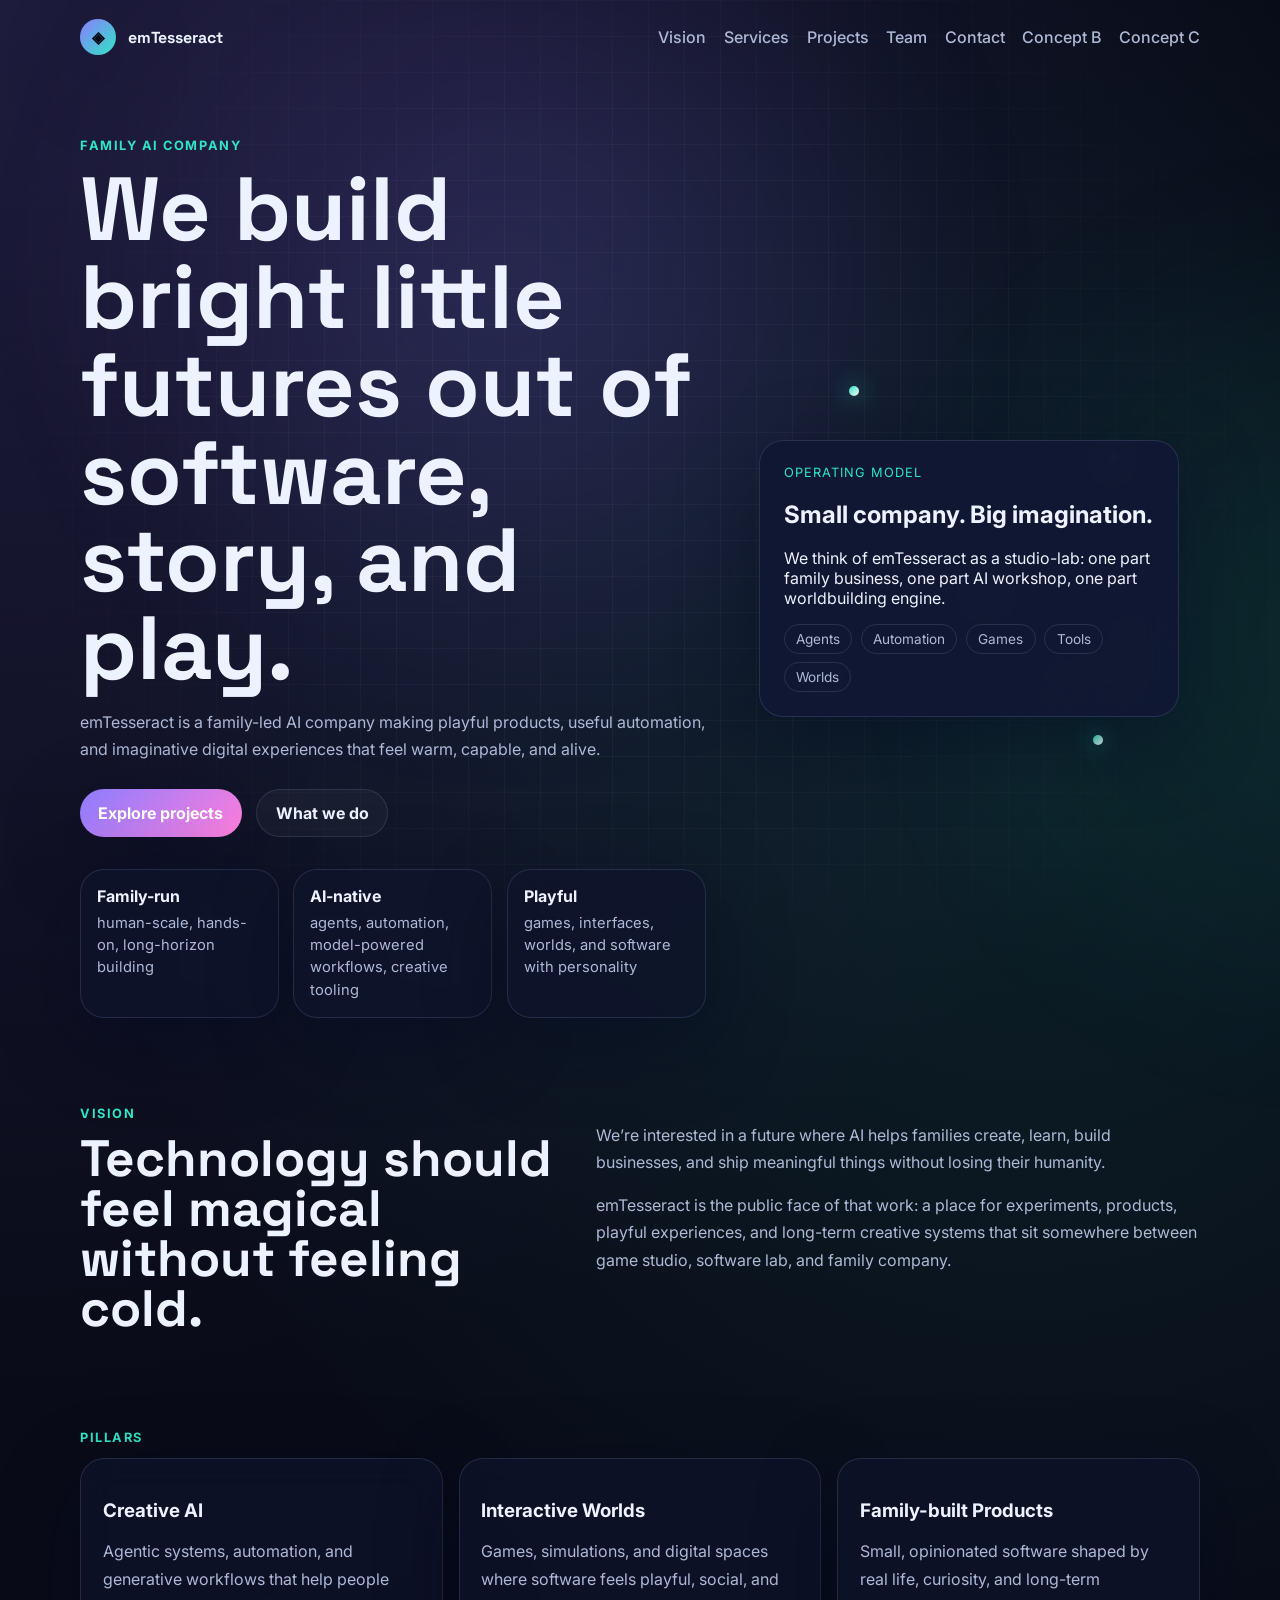
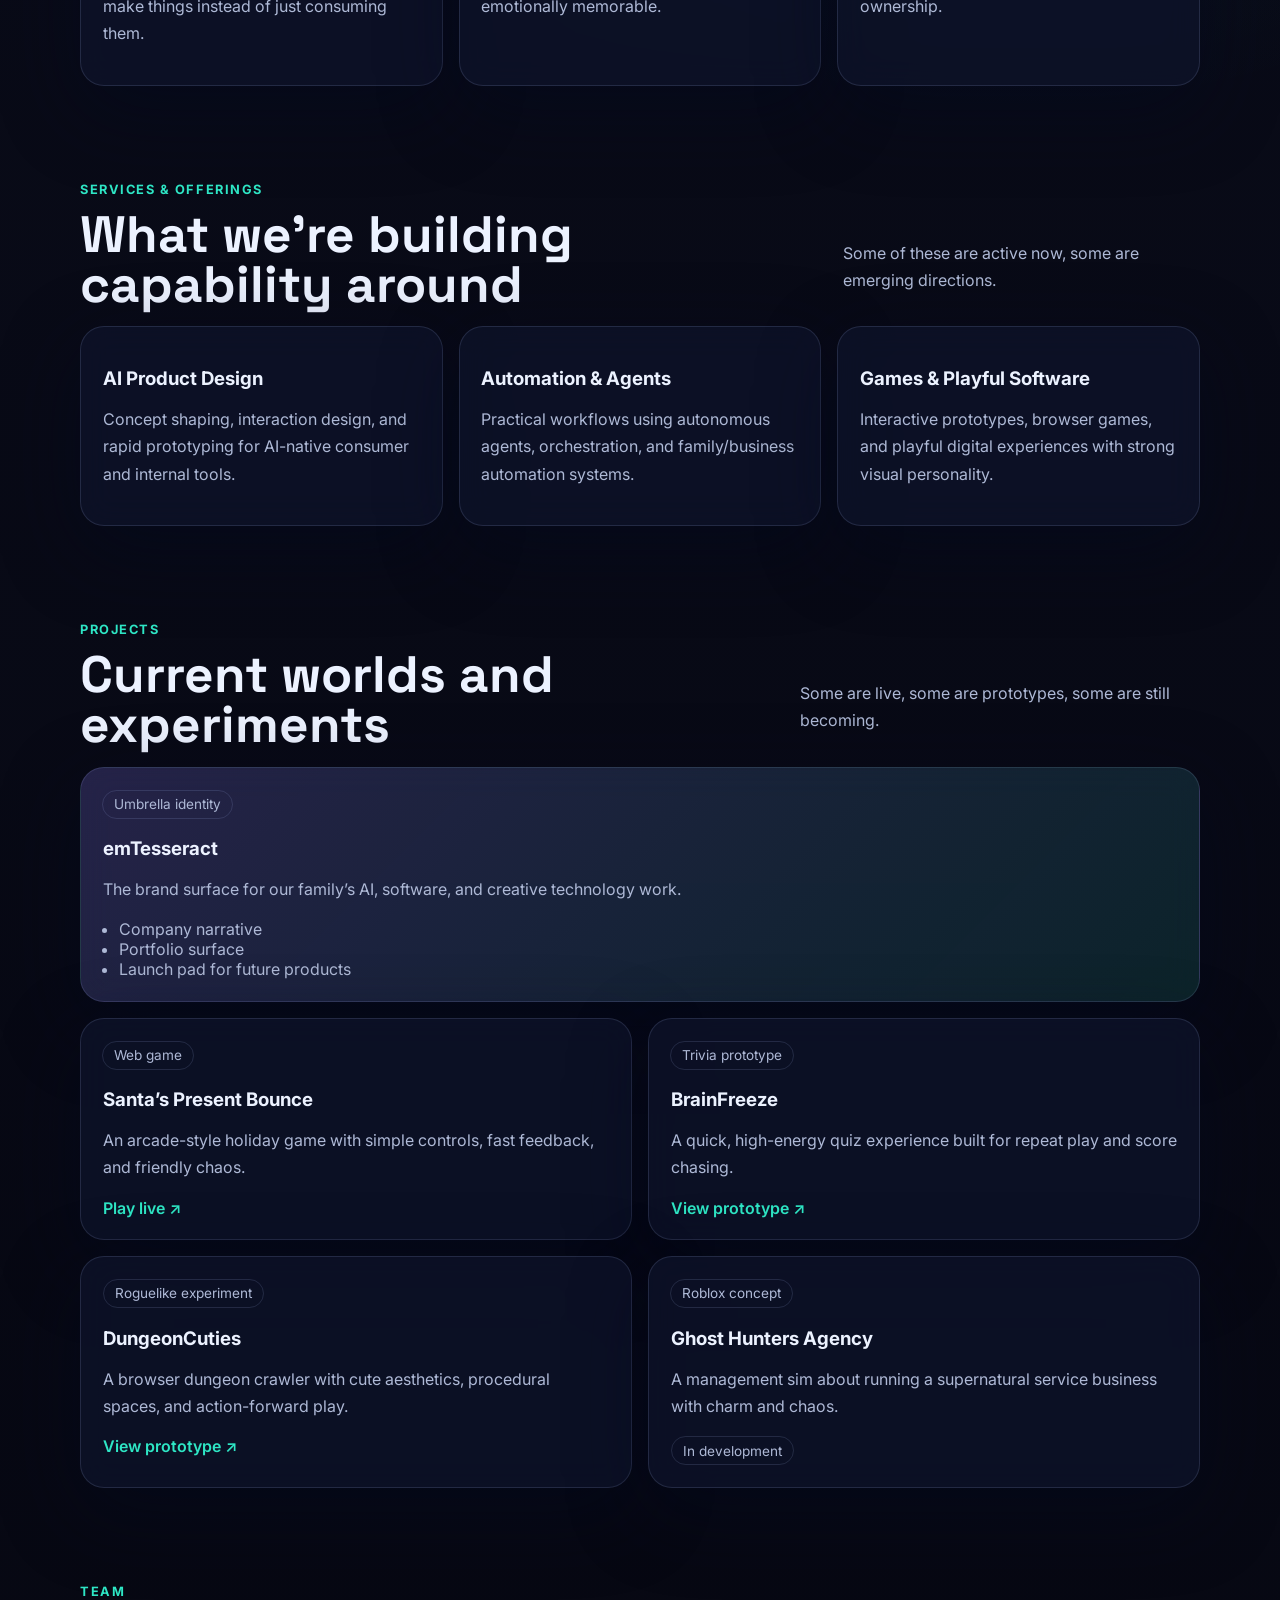
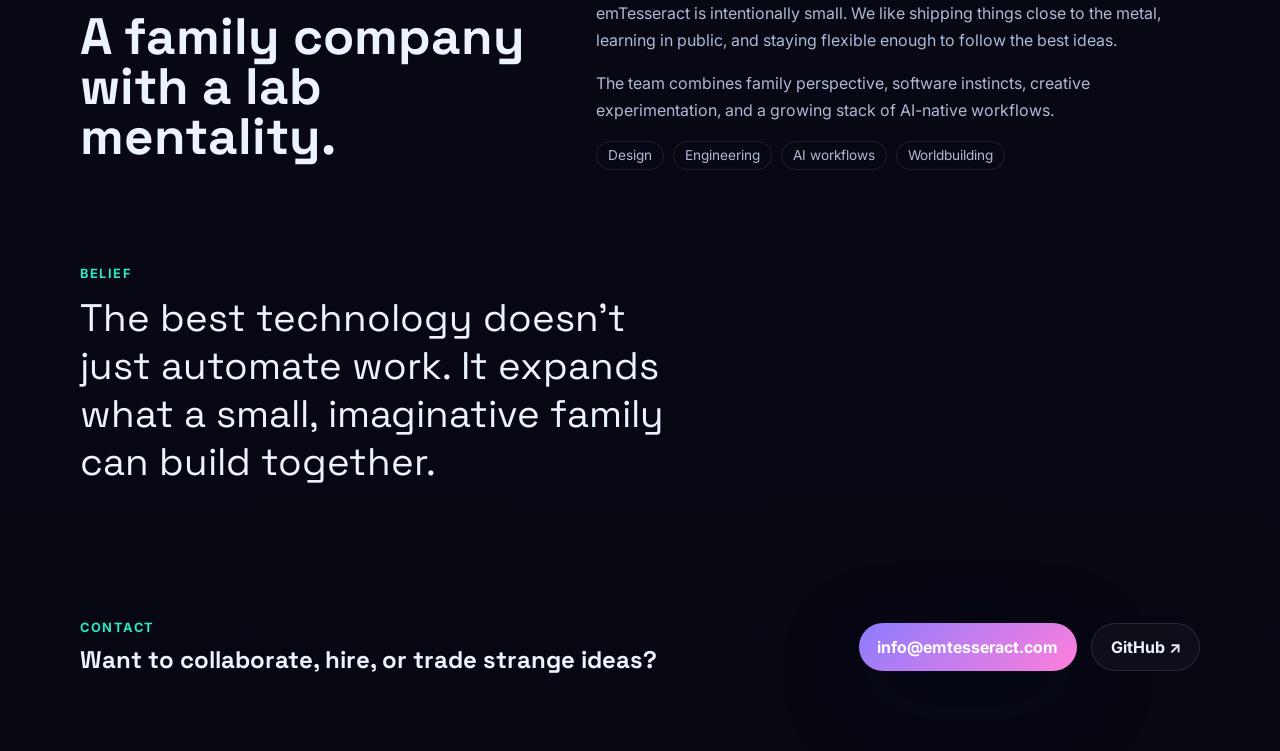
<file: index.html>
<!DOCTYPE html>
<html lang="en">
<head>
  <meta charset="UTF-8" />
  <meta name="viewport" content="width=device-width, initial-scale=1.0" />
  <meta name="description" content="emTesseract is a family AI company building playful software, helpful agents, and imaginative digital worlds." />
  <title>emTesseract — Family AI Company</title>
  <link rel="preconnect" href="https://fonts.googleapis.com">
  <link rel="preconnect" href="https://fonts.gstatic.com" crossorigin>
  <link href="https://fonts.googleapis.com/css2?family=Inter:wght@400;500;600;700;800&family=Space+Grotesk:wght@500;700&display=swap" rel="stylesheet">
  <link rel="stylesheet" href="./style.css" />
</head>
<body>
  <div class="orb orb-a"></div>
  <div class="orb orb-b"></div>
  <div class="grid"></div>

  <header class="site-header">
    <a class="brand" href="#top" aria-label="emTesseract home">
      <span class="brand-mark">◈</span>
      <span class="brand-text">emTesseract</span>
    </a>
    <nav class="nav">
      <a href="#vision">Vision</a>
      <a href="#services">Services</a>
      <a href="#projects">Projects</a>
      <a href="#team">Team</a>
      <a href="#contact">Contact</a>
      <a href="./concept-b.html">Concept B</a>
      <a href="./concept-c.html">Concept C</a>
    </nav>
  </header>

  <main id="top">
    <section class="hero shell">
      <div class="hero-copy">
        <p class="eyebrow">Family AI Company</p>
        <h1>We build bright little futures out of software, story, and play.</h1>
        <p class="lede">
          emTesseract is a family-led AI company making playful products, useful automation, and imaginative digital experiences that feel warm, capable, and alive.
        </p>
        <div class="hero-actions">
          <a class="button primary" href="#projects">Explore projects</a>
          <a class="button secondary" href="#services">What we do</a>
        </div>
        <ul class="hero-stats" aria-label="Company highlights">
          <li><strong>Family-run</strong><span>human-scale, hands-on, long-horizon building</span></li>
          <li><strong>AI-native</strong><span>agents, automation, model-powered workflows, creative tooling</span></li>
          <li><strong>Playful</strong><span>games, interfaces, worlds, and software with personality</span></li>
        </ul>
      </div>
      <div class="hero-card">
        <div class="constellation">
          <span></span><span></span><span></span><span></span><span></span>
        </div>
        <div class="card-panel">
          <p class="panel-kicker">Operating model</p>
          <h2>Small company. Big imagination.</h2>
          <p>
            We think of emTesseract as a studio-lab: one part family business, one part AI workshop, one part worldbuilding engine.
          </p>
          <div class="mini-tags">
            <span>Agents</span>
            <span>Automation</span>
            <span>Games</span>
            <span>Tools</span>
            <span>Worlds</span>
          </div>
        </div>
      </div>
    </section>

    <section id="vision" class="shell section split">
      <div>
        <p class="eyebrow">Vision</p>
        <h2>Technology should feel magical without feeling cold.</h2>
      </div>
      <div class="copy-block">
        <p>
          We’re interested in a future where AI helps families create, learn, build businesses, and ship meaningful things without losing their humanity.
        </p>
        <p>
          emTesseract is the public face of that work: a place for experiments, products, playful experiences, and long-term creative systems that sit somewhere between game studio, software lab, and family company.
        </p>
      </div>
    </section>

    <section id="pillars" class="shell section">
      <p class="eyebrow">Pillars</p>
      <div class="cards three-up">
        <article class="card">
          <h3>Creative AI</h3>
          <p>Agentic systems, automation, and generative workflows that help people make things instead of just consuming them.</p>
        </article>
        <article class="card">
          <h3>Interactive Worlds</h3>
          <p>Games, simulations, and digital spaces where software feels playful, social, and emotionally memorable.</p>
        </article>
        <article class="card">
          <h3>Family-built Products</h3>
          <p>Small, opinionated software shaped by real life, curiosity, and long-term ownership.</p>
        </article>
      </div>
    </section>

    <section id="services" class="shell section">
      <div class="section-head">
        <div>
          <p class="eyebrow">Services & Offerings</p>
          <h2>What we’re building capability around</h2>
        </div>
        <p class="section-note">Some of these are active now, some are emerging directions.</p>
      </div>
      <div class="cards three-up offerings-grid">
        <article class="card offering">
          <h3>AI Product Design</h3>
          <p>Concept shaping, interaction design, and rapid prototyping for AI-native consumer and internal tools.</p>
        </article>
        <article class="card offering">
          <h3>Automation & Agents</h3>
          <p>Practical workflows using autonomous agents, orchestration, and family/business automation systems.</p>
        </article>
        <article class="card offering">
          <h3>Games & Playful Software</h3>
          <p>Interactive prototypes, browser games, and playful digital experiences with strong visual personality.</p>
        </article>
      </div>
    </section>

    <section id="projects" class="shell section">
      <div class="section-head">
        <div>
          <p class="eyebrow">Projects</p>
          <h2>Current worlds and experiments</h2>
        </div>
        <p class="section-note">Some are live, some are prototypes, some are still becoming.</p>
      </div>

      <div class="cards project-grid">
        <article class="project featured">
          <div class="project-topline">Umbrella identity</div>
          <h3>emTesseract</h3>
          <p>The brand surface for our family’s AI, software, and creative technology work.</p>
          <ul>
            <li>Company narrative</li>
            <li>Portfolio surface</li>
            <li>Launch pad for future products</li>
          </ul>
        </article>

        <article class="project">
          <div class="project-topline">Web game</div>
          <h3>Santa’s Present Bounce</h3>
          <p>An arcade-style holiday game with simple controls, fast feedback, and friendly chaos.</p>
          <a href="https://emtesseract.com/santa-bounce" target="_blank" rel="noreferrer">Play live ↗</a>
        </article>

        <article class="project">
          <div class="project-topline">Trivia prototype</div>
          <h3>BrainFreeze</h3>
          <p>A quick, high-energy quiz experience built for repeat play and score chasing.</p>
          <a href="https://mamercad.github.io/BrainFreeze" target="_blank" rel="noreferrer">View prototype ↗</a>
        </article>

        <article class="project">
          <div class="project-topline">Roguelike experiment</div>
          <h3>DungeonCuties</h3>
          <p>A browser dungeon crawler with cute aesthetics, procedural spaces, and action-forward play.</p>
          <a href="https://mamercad.github.io/DungeonCuties" target="_blank" rel="noreferrer">View prototype ↗</a>
        </article>

        <article class="project">
          <div class="project-topline">Roblox concept</div>
          <h3>Ghost Hunters Agency</h3>
          <p>A management sim about running a supernatural service business with charm and chaos.</p>
          <span class="status">In development</span>
        </article>
      </div>
    </section>

    <section id="team" class="shell section split team-section">
      <div>
        <p class="eyebrow">Team</p>
        <h2>A family company with a lab mentality.</h2>
      </div>
      <div class="copy-block">
        <p>
          emTesseract is intentionally small. We like shipping things close to the metal, learning in public, and staying flexible enough to follow the best ideas.
        </p>
        <p>
          The team combines family perspective, software instincts, creative experimentation, and a growing stack of AI-native workflows.
        </p>
        <div class="mini-tags">
          <span>Design</span>
          <span>Engineering</span>
          <span>AI workflows</span>
          <span>Worldbuilding</span>
        </div>
      </div>
    </section>

    <section class="shell section manifesto">
      <p class="eyebrow">Belief</p>
      <blockquote>
        The best technology doesn’t just automate work. It expands what a small, imaginative family can build together.
      </blockquote>
    </section>
  </main>

  <footer id="contact" class="site-footer shell">
    <div>
      <p class="eyebrow">Contact</p>
      <h2>Want to collaborate, hire, or trade strange ideas?</h2>
    </div>
    <div class="footer-actions">
      <a class="button primary" href="mailto:info@emtesseract.com">info@emtesseract.com</a>
      <a class="button secondary" href="https://github.com/mamerbot" target="_blank" rel="noreferrer">GitHub ↗</a>
    </div>
  </footer>
</body>
</html>
</file>
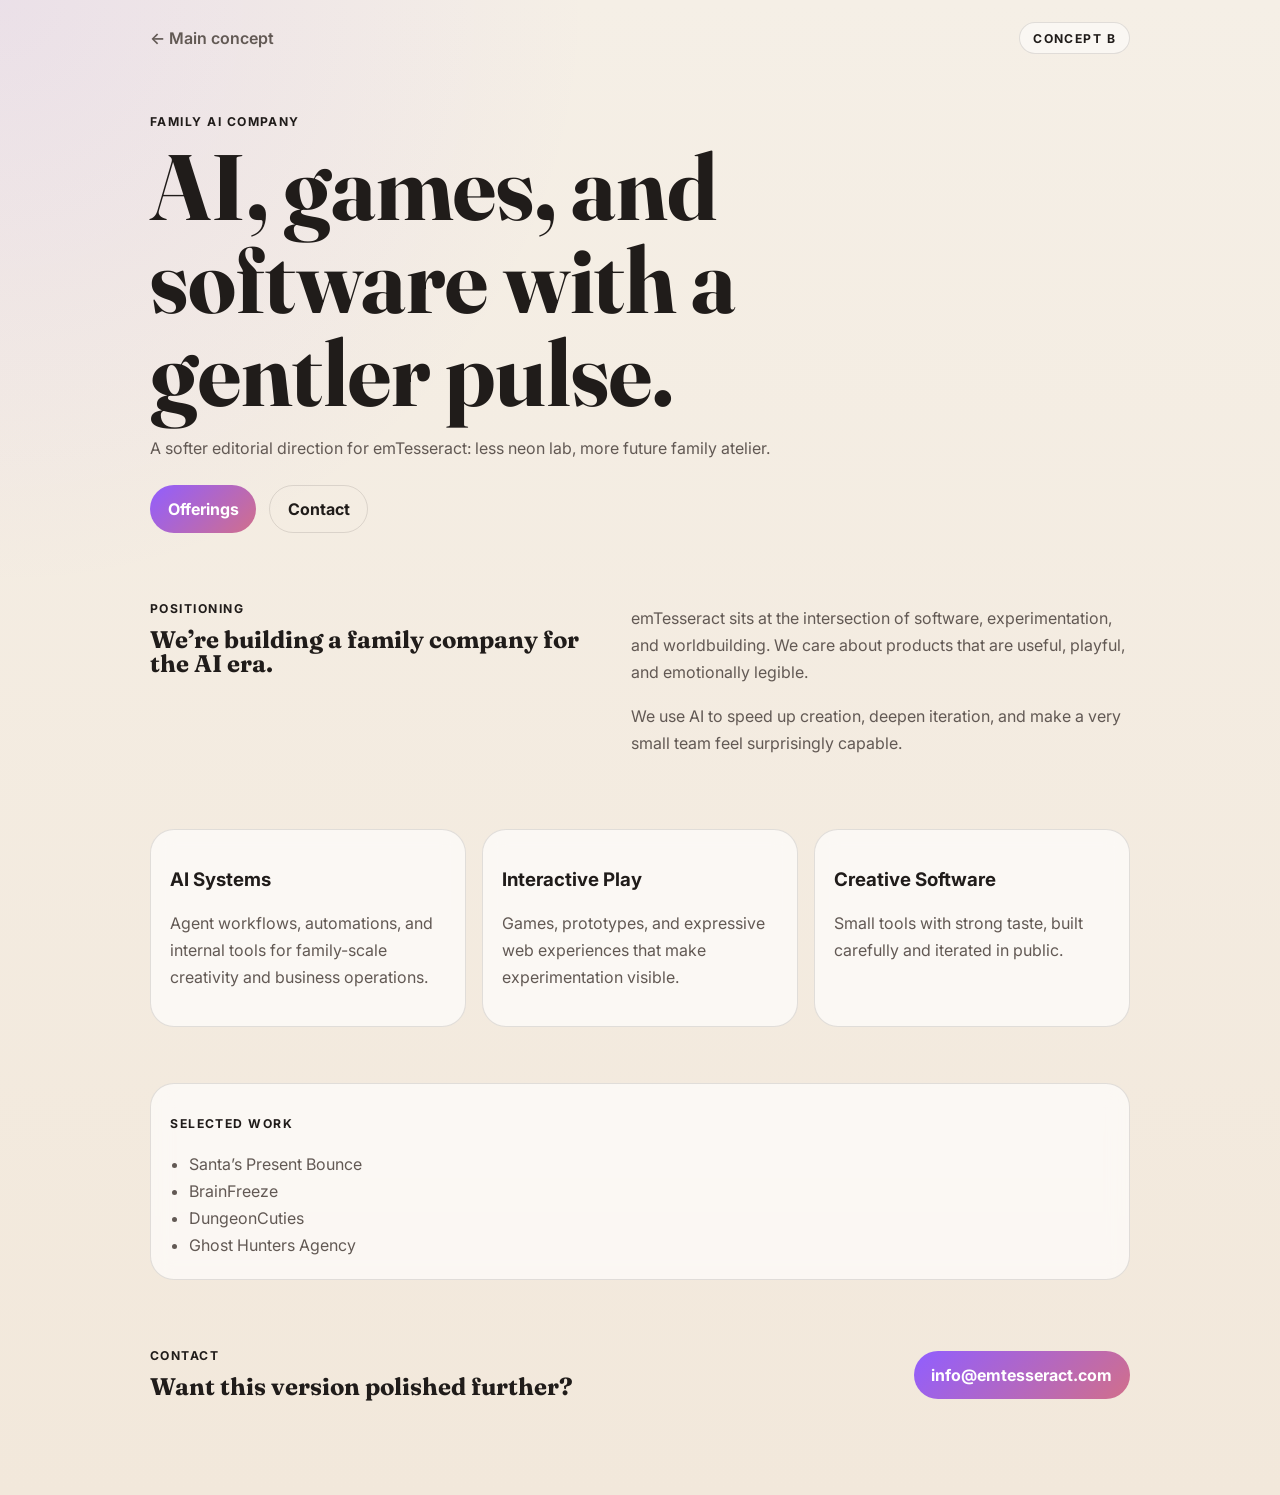
<file: concept-b.html>
<!DOCTYPE html>
<html lang="en">
<head>
  <meta charset="UTF-8" />
  <meta name="viewport" content="width=device-width, initial-scale=1.0" />
  <meta name="description" content="Alternative concept for emTesseract — a softer, editorial family AI company homepage." />
  <title>emTesseract — Concept B</title>
  <link rel="preconnect" href="https://fonts.googleapis.com">
  <link rel="preconnect" href="https://fonts.gstatic.com" crossorigin>
  <link href="https://fonts.googleapis.com/css2?family=Inter:wght@400;500;600;700;800&family=Fraunces:opsz,wght@9..144,600;9..144,700&display=swap" rel="stylesheet">
  <link rel="stylesheet" href="./style-b.css" />
</head>
<body>
  <main class="page shell">
    <header class="topbar">
      <a href="./index.html" class="mini-link">← Main concept</a>
      <span class="badge">Concept B</span>
    </header>

    <section class="hero">
      <p class="eyebrow">Family AI Company</p>
      <h1>AI, games, and software with a gentler pulse.</h1>
      <p class="lede">A softer editorial direction for emTesseract: less neon lab, more future family atelier.</p>
      <div class="actions">
        <a class="button primary" href="#offerings">Offerings</a>
        <a class="button ghost" href="#contact">Contact</a>
      </div>
    </section>

    <section class="section two-up">
      <div>
        <p class="eyebrow">Positioning</p>
        <h2>We’re building a family company for the AI era.</h2>
      </div>
      <div class="copy">
        <p>emTesseract sits at the intersection of software, experimentation, and worldbuilding. We care about products that are useful, playful, and emotionally legible.</p>
        <p>We use AI to speed up creation, deepen iteration, and make a very small team feel surprisingly capable.</p>
      </div>
    </section>

    <section id="offerings" class="section cards">
      <article>
        <h3>AI Systems</h3>
        <p>Agent workflows, automations, and internal tools for family-scale creativity and business operations.</p>
      </article>
      <article>
        <h3>Interactive Play</h3>
        <p>Games, prototypes, and expressive web experiences that make experimentation visible.</p>
      </article>
      <article>
        <h3>Creative Software</h3>
        <p>Small tools with strong taste, built carefully and iterated in public.</p>
      </article>
    </section>

    <section class="section note-panel">
      <p class="eyebrow">Selected work</p>
      <ul>
        <li>Santa’s Present Bounce</li>
        <li>BrainFreeze</li>
        <li>DungeonCuties</li>
        <li>Ghost Hunters Agency</li>
      </ul>
    </section>

    <footer id="contact" class="section footer">
      <div>
        <p class="eyebrow">Contact</p>
        <h2>Want this version polished further?</h2>
      </div>
      <a class="button primary" href="mailto:info@emtesseract.com">info@emtesseract.com</a>
    </footer>
  </main>
</body>
</html>
</file>
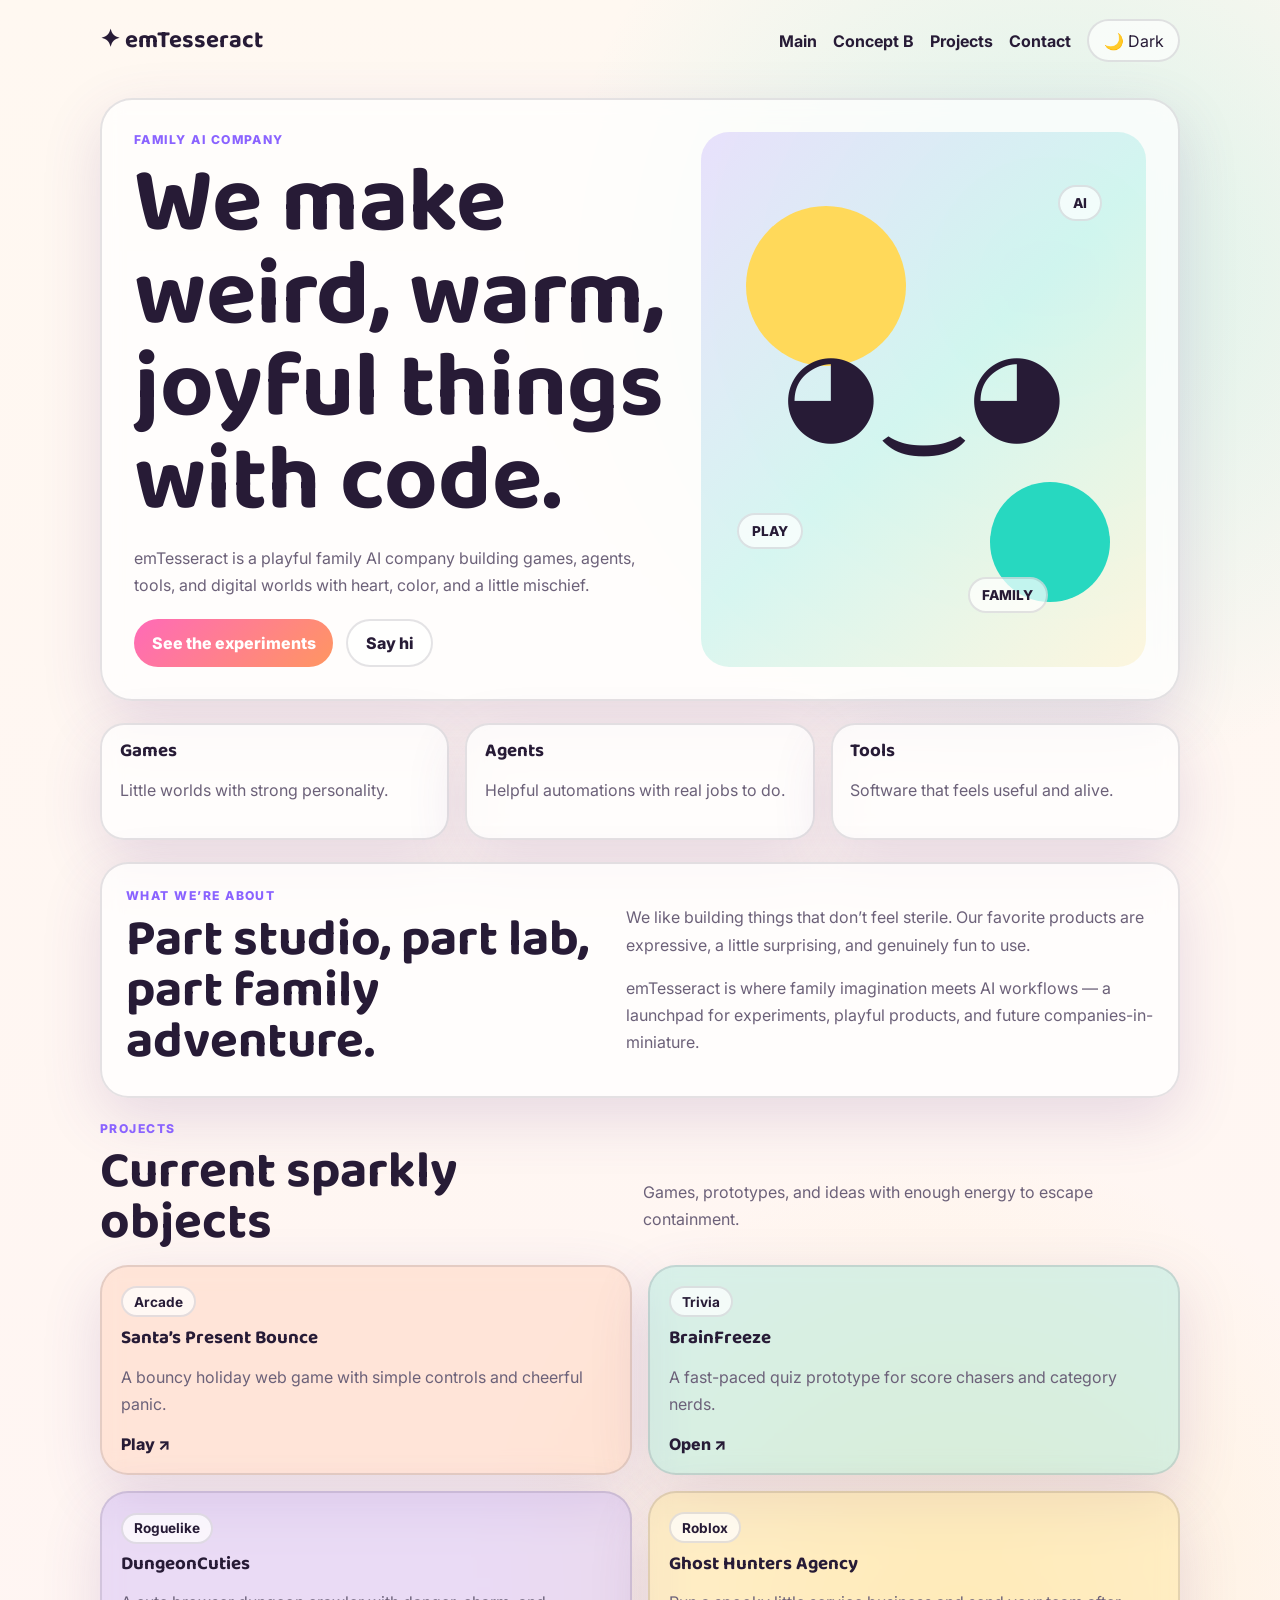
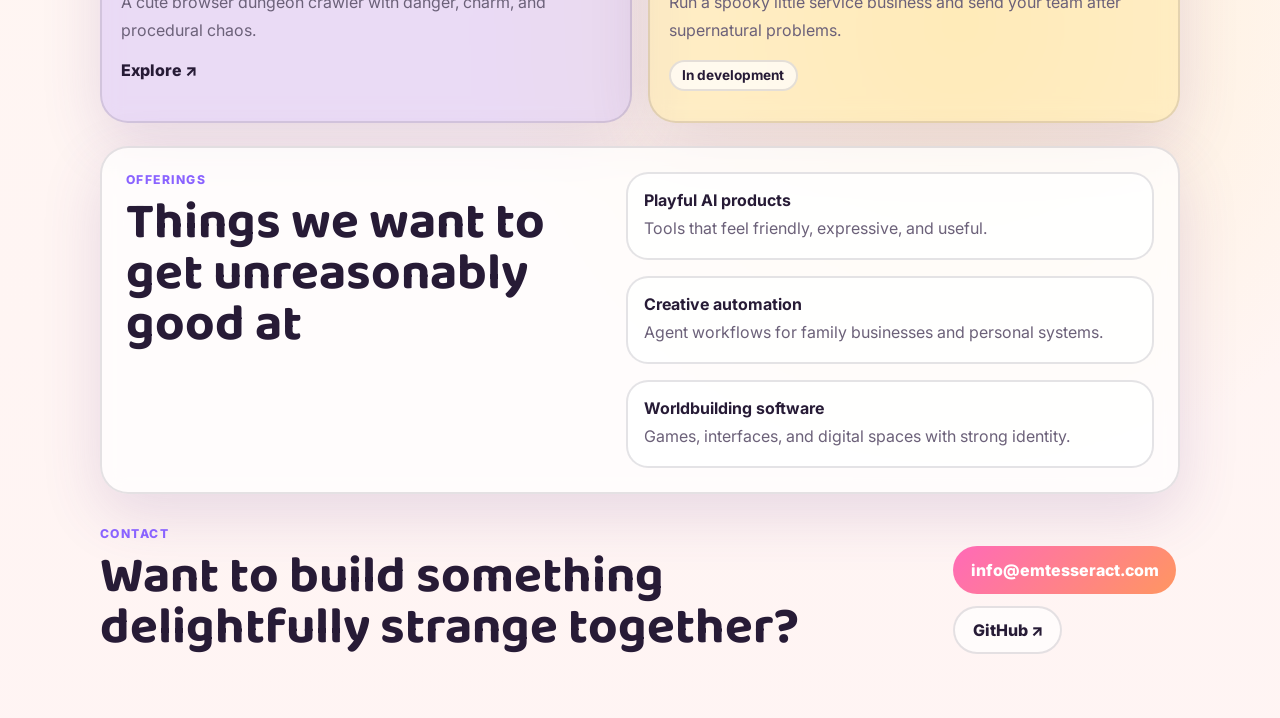
<file: concept-c.html>
<!DOCTYPE html>
<html lang="en">
<head>
  <meta charset="UTF-8" />
  <meta name="viewport" content="width=device-width, initial-scale=1.0" />
  <meta name="description" content="Concept C for emTesseract — a playful family AI company homepage full of color, energy, and experiments." />
  <title>emTesseract — Concept C</title>
  <link rel="preconnect" href="https://fonts.googleapis.com">
  <link rel="preconnect" href="https://fonts.gstatic.com" crossorigin>
  <link href="https://fonts.googleapis.com/css2?family=Baloo+2:wght@600;700;800&family=Inter:wght@400;500;600;700&display=swap" rel="stylesheet">
  <link rel="stylesheet" href="./style-c.css" />
  <script>
    (function () {
      const saved = localStorage.getItem('emtesseract-concept-c-theme');
      const preferred = window.matchMedia('(prefers-color-scheme: dark)').matches ? 'dark' : 'light';
      document.documentElement.setAttribute('data-theme', saved || preferred);
    })();
  </script>
</head>
<body>
  <header class="topbar shell">
    <a href="./index.html" class="logo">✦ emTesseract</a>
    <nav>
      <a href="./index.html">Main</a>
      <a href="./concept-b.html">Concept B</a>
      <a href="#projects">Projects</a>
      <a href="#contact">Contact</a>
      <button type="button" class="theme-toggle" aria-label="Toggle color theme">🌙 Dark</button>
    </nav>
  </header>

  <main class="shell">
    <section class="hero candy-panel">
      <div class="hero-copy">
        <p class="eyebrow">Family AI Company</p>
        <h1>We make weird, warm, joyful things with code.</h1>
        <p class="lede">
          emTesseract is a playful family AI company building games, agents, tools, and digital worlds with heart, color, and a little mischief.
        </p>
        <div class="actions">
          <a class="button bubble" href="#projects">See the experiments</a>
          <a class="button ghost" href="mailto:info@emtesseract.com">Say hi</a>
        </div>
      </div>
      <div class="mascot-card">
        <div class="planet planet-a"></div>
        <div class="planet planet-b"></div>
        <div class="sticker sticker-1">AI</div>
        <div class="sticker sticker-2">PLAY</div>
        <div class="sticker sticker-3">FAMILY</div>
        <div class="face">◕‿◕</div>
      </div>
    </section>

    <section class="section ribbon-grid">
      <article class="mini-panel">
        <h3>Games</h3>
        <p>Little worlds with strong personality.</p>
      </article>
      <article class="mini-panel">
        <h3>Agents</h3>
        <p>Helpful automations with real jobs to do.</p>
      </article>
      <article class="mini-panel">
        <h3>Tools</h3>
        <p>Software that feels useful and alive.</p>
      </article>
    </section>

    <section class="section story-panel">
      <div>
        <p class="eyebrow">What we’re about</p>
        <h2>Part studio, part lab, part family adventure.</h2>
      </div>
      <div class="story-copy">
        <p>
          We like building things that don’t feel sterile. Our favorite products are expressive, a little surprising, and genuinely fun to use.
        </p>
        <p>
          emTesseract is where family imagination meets AI workflows — a launchpad for experiments, playful products, and future companies-in-miniature.
        </p>
      </div>
    </section>

    <section id="projects" class="section">
      <div class="section-head">
        <div>
          <p class="eyebrow">Projects</p>
          <h2>Current sparkly objects</h2>
        </div>
        <p class="section-note">Games, prototypes, and ideas with enough energy to escape containment.</p>
      </div>

      <div class="project-grid">
        <article class="project-card peach">
          <span class="chip">Arcade</span>
          <h3>Santa’s Present Bounce</h3>
          <p>A bouncy holiday web game with simple controls and cheerful panic.</p>
          <a href="https://emtesseract.com/santa-bounce" target="_blank" rel="noreferrer">Play ↗</a>
        </article>

        <article class="project-card mint">
          <span class="chip">Trivia</span>
          <h3>BrainFreeze</h3>
          <p>A fast-paced quiz prototype for score chasers and category nerds.</p>
          <a href="https://mamercad.github.io/BrainFreeze" target="_blank" rel="noreferrer">Open ↗</a>
        </article>

        <article class="project-card lavender">
          <span class="chip">Roguelike</span>
          <h3>DungeonCuties</h3>
          <p>A cute browser dungeon crawler with danger, charm, and procedural chaos.</p>
          <a href="https://mamercad.github.io/DungeonCuties" target="_blank" rel="noreferrer">Explore ↗</a>
        </article>

        <article class="project-card lemon">
          <span class="chip">Roblox</span>
          <h3>Ghost Hunters Agency</h3>
          <p>Run a spooky little service business and send your team after supernatural problems.</p>
          <span class="status">In development</span>
        </article>
      </div>
    </section>

    <section class="section candy-panel offerings">
      <div>
        <p class="eyebrow">Offerings</p>
        <h2>Things we want to get unreasonably good at</h2>
      </div>
      <div class="offer-list">
        <div><strong>Playful AI products</strong><span>Tools that feel friendly, expressive, and useful.</span></div>
        <div><strong>Creative automation</strong><span>Agent workflows for family businesses and personal systems.</span></div>
        <div><strong>Worldbuilding software</strong><span>Games, interfaces, and digital spaces with strong identity.</span></div>
      </div>
    </section>
  </main>

  <footer id="contact" class="shell footer">
    <div>
      <p class="eyebrow">Contact</p>
      <h2>Want to build something delightfully strange together?</h2>
    </div>
    <div class="actions">
      <a class="button bubble" href="mailto:info@emtesseract.com">info@emtesseract.com</a>
      <a class="button ghost" href="https://github.com/mamerbot" target="_blank" rel="noreferrer">GitHub ↗</a>
    </div>
  </footer>

  <script>
    (function () {
      const key = 'emtesseract-concept-c-theme';
      const root = document.documentElement;
      const button = document.querySelector('.theme-toggle');
      const applyTheme = (theme) => {
        root.setAttribute('data-theme', theme);
        localStorage.setItem(key, theme);
        if (button) {
          button.textContent = theme === 'dark' ? '☀️ Light' : '🌙 Dark';
        }
      };
      const current = root.getAttribute('data-theme') || 'light';
      applyTheme(current);
      button?.addEventListener('click', function () {
        applyTheme(root.getAttribute('data-theme') === 'dark' ? 'light' : 'dark');
      });
    })();
  </script>
</body>
</html>
</file>
<file: style.css>
:root {
  --bg: #070816;
  --bg-soft: rgba(15, 18, 38, 0.78);
  --panel: rgba(15, 20, 44, 0.72);
  --panel-strong: rgba(17, 23, 52, 0.92);
  --line: rgba(173, 196, 255, 0.14);
  --text: #ecf2ff;
  --muted: #aeb9d6;
  --accent: #8c7cff;
  --accent-2: #2ee6c5;
  --accent-3: #ff7edb;
  --shadow: 0 24px 80px rgba(3, 8, 30, 0.45);
}

* { box-sizing: border-box; }
html { scroll-behavior: smooth; }
body {
  margin: 0;
  color: var(--text);
  background:
    radial-gradient(circle at top left, rgba(140, 124, 255, 0.18), transparent 34%),
    radial-gradient(circle at 80% 20%, rgba(46, 230, 197, 0.10), transparent 28%),
    linear-gradient(180deg, #060712 0%, #090b18 35%, #060711 100%);
  font-family: Inter, system-ui, sans-serif;
  min-height: 100vh;
  position: relative;
  overflow-x: hidden;
}

.grid, .orb {
  position: fixed;
  inset: 0;
  pointer-events: none;
}
.grid {
  background-image: linear-gradient(rgba(255,255,255,0.035) 1px, transparent 1px), linear-gradient(90deg, rgba(255,255,255,0.035) 1px, transparent 1px);
  background-size: 36px 36px;
  mask-image: radial-gradient(circle at center, black 38%, transparent 90%);
}
.orb {
  filter: blur(80px);
  opacity: 0.42;
}
.orb-a {
  background: radial-gradient(circle, rgba(140,124,255,0.45), transparent 60%);
  transform: translate(-10%, -20%);
}
.orb-b {
  background: radial-gradient(circle, rgba(46,230,197,0.22), transparent 60%);
  transform: translate(55%, 20%);
}

.shell {
  width: min(1120px, calc(100% - 2rem));
  margin: 0 auto;
}

.site-header, .site-footer, .section, .hero { position: relative; z-index: 1; }
.site-header {
  width: min(1120px, calc(100% - 2rem));
  margin: 0 auto;
  padding: 1.2rem 0;
  display: flex;
  justify-content: space-between;
  align-items: center;
}
.brand {
  display: inline-flex;
  align-items: center;
  gap: 0.75rem;
  color: var(--text);
  text-decoration: none;
  font-family: 'Space Grotesk', Inter, sans-serif;
  font-weight: 700;
}
.brand-mark {
  display: grid;
  place-items: center;
  width: 2.25rem;
  height: 2.25rem;
  border-radius: 999px;
  background: linear-gradient(135deg, var(--accent), var(--accent-2));
  color: #050612;
  box-shadow: var(--shadow);
}
.nav {
  display: flex;
  gap: 1.1rem;
  flex-wrap: wrap;
}
.nav a {
  color: var(--muted);
  text-decoration: none;
  font-weight: 500;
}
.nav a:hover { color: var(--text); }

.hero {
  display: grid;
  grid-template-columns: 1.15fr 0.85fr;
  gap: 2rem;
  padding: 4rem 0 2.5rem;
  align-items: center;
}
.eyebrow {
  margin: 0 0 0.8rem;
  letter-spacing: 0.12em;
  text-transform: uppercase;
  color: var(--accent-2);
  font-size: 0.8rem;
  font-weight: 700;
}
.hero h1, .section h2, .site-footer h2 {
  margin: 0;
  line-height: 0.98;
  font-family: 'Space Grotesk', Inter, sans-serif;
}
.hero h1 {
  font-size: clamp(3rem, 7vw, 6.1rem);
  max-width: 12ch;
}
.lede, .copy-block p, .card p, .project p, .section-note {
  color: var(--muted);
  line-height: 1.7;
}
.hero-actions, .footer-actions {
  display: flex;
  flex-wrap: wrap;
  gap: 0.9rem;
  margin: 1.6rem 0 0;
}
.button {
  display: inline-flex;
  align-items: center;
  justify-content: center;
  min-height: 3rem;
  padding: 0 1.15rem;
  border-radius: 999px;
  text-decoration: none;
  font-weight: 700;
  transition: transform 160ms ease, border-color 160ms ease, background 160ms ease;
}
.button:hover { transform: translateY(-1px); }
.button.primary {
  background: linear-gradient(135deg, var(--accent), var(--accent-3));
  color: white;
  box-shadow: var(--shadow);
}
.button.secondary {
  border: 1px solid var(--line);
  color: var(--text);
  background: rgba(255,255,255,0.03);
}
.hero-stats {
  display: grid;
  grid-template-columns: repeat(3, minmax(0, 1fr));
  gap: 0.9rem;
  list-style: none;
  padding: 0;
  margin: 2rem 0 0;
}
.hero-stats li,
.card,
.project,
.card-panel {
  border: 1px solid var(--line);
  background: var(--panel);
  backdrop-filter: blur(16px);
  border-radius: 24px;
  box-shadow: var(--shadow);
}
.hero-stats li {
  padding: 1rem;
}
.hero-stats strong,
.project h3,
.card h3 { display: block; margin-bottom: 0.35rem; }
.hero-stats span { color: var(--muted); font-size: 0.92rem; line-height: 1.45; }

.hero-card {
  position: relative;
  min-height: 520px;
  display: grid;
  place-items: center;
}
.constellation {
  position: absolute;
  inset: 0;
}
.constellation span {
  position: absolute;
  width: 10px;
  height: 10px;
  border-radius: 999px;
  background: linear-gradient(135deg, var(--accent-2), white);
  box-shadow: 0 0 22px rgba(46, 230, 197, 0.8);
}
.constellation span:nth-child(1) { top: 13%; left: 24%; }
.constellation span:nth-child(2) { top: 26%; right: 18%; }
.constellation span:nth-child(3) { bottom: 30%; left: 17%; }
.constellation span:nth-child(4) { bottom: 18%; right: 21%; }
.constellation span:nth-child(5) { top: 52%; left: 52%; }
.card-panel {
  width: min(100%, 420px);
  padding: 1.5rem;
  background: var(--panel-strong);
}
.panel-kicker {
  margin: 0 0 0.6rem;
  color: var(--accent-2);
  font-size: 0.8rem;
  text-transform: uppercase;
  letter-spacing: 0.08em;
}
.mini-tags {
  display: flex;
  gap: 0.55rem;
  flex-wrap: wrap;
  margin-top: 1rem;
}
.mini-tags span,
.project-topline,
.status {
  display: inline-flex;
  align-items: center;
  border: 1px solid var(--line);
  border-radius: 999px;
  padding: 0.35rem 0.7rem;
  color: var(--muted);
  font-size: 0.85rem;
}

.section { padding: 3rem 0; }
.split {
  display: grid;
  grid-template-columns: 0.8fr 1fr;
  gap: 2rem;
  align-items: start;
}
.section h2 { font-size: clamp(2rem, 4vw, 3.4rem); }
.cards {
  display: grid;
  gap: 1rem;
}
.three-up { grid-template-columns: repeat(3, minmax(0, 1fr)); }
.card, .project { padding: 1.35rem; }
.section-head {
  display: flex;
  justify-content: space-between;
  gap: 1rem;
  align-items: end;
  margin-bottom: 1rem;
}
.project-grid { grid-template-columns: repeat(2, minmax(0, 1fr)); }
.project.featured {
  grid-column: span 2;
  background: linear-gradient(135deg, rgba(140,124,255,0.22), rgba(46,230,197,0.12));
}
.project ul {
  margin: 1rem 0 0;
  padding-left: 1rem;
  color: var(--muted);
}
.project a {
  color: var(--accent-2);
  text-decoration: none;
  font-weight: 600;
}
.manifesto blockquote {
  margin: 0;
  font-size: clamp(1.5rem, 3vw, 2.4rem);
  line-height: 1.25;
  color: var(--text);
  max-width: 24ch;
  font-family: 'Space Grotesk', Inter, sans-serif;
}
.site-footer {
  padding: 4rem 0 5rem;
  display: flex;
  justify-content: space-between;
  gap: 2rem;
  align-items: end;
}

@media (max-width: 920px) {
  .hero,
  .split,
  .site-footer,
  .section-head,
  .project-grid,
  .three-up { grid-template-columns: 1fr; display: grid; }
  .hero-stats { grid-template-columns: 1fr; }
  .project.featured { grid-column: auto; }
  .site-header { gap: 1rem; flex-direction: column; align-items: flex-start; }
}

@media (max-width: 640px) {
  .hero { padding-top: 2rem; }
  .nav { gap: 0.8rem; }
  .hero h1 { max-width: none; }
}
</file>
<file: style-b.css>
:root {
  --bg: #f5efe6;
  --paper: #fffaf4;
  --ink: #201c1a;
  --muted: #625954;
  --accent: #915eff;
  --accent-2: #d16f8b;
  --line: rgba(32, 28, 26, 0.12);
}
* { box-sizing: border-box; }
body {
  margin: 0;
  background: radial-gradient(circle at top left, rgba(145,94,255,.10), transparent 30%), linear-gradient(180deg, #f5efe6 0%, #f2e8db 100%);
  color: var(--ink);
  font-family: Inter, system-ui, sans-serif;
}
.shell { width: min(980px, calc(100% - 2rem)); margin: 0 auto; }
.page { padding: 1.4rem 0 4rem; }
.topbar { display:flex; justify-content:space-between; align-items:center; margin-bottom: 3rem; }
.mini-link { color: var(--muted); text-decoration:none; font-weight:600; }
.badge, .eyebrow {
  display:inline-flex; align-items:center; gap:.4rem; text-transform:uppercase; letter-spacing:.12em; font-size:.76rem; font-weight:700;
}
.badge { padding:.45rem .8rem; border:1px solid var(--line); border-radius:999px; background: rgba(255,255,255,.5); }
.hero h1, .section h2 { font-family: Fraunces, serif; line-height: 1; margin: 0; }
.hero h1 { font-size: clamp(3rem, 8vw, 5.8rem); max-width: 11ch; }
.lede, .copy p, article p, .note-panel li { color: var(--muted); line-height: 1.7; }
.actions { display:flex; gap:.8rem; margin-top: 1.4rem; flex-wrap:wrap; }
.button {
  display:inline-flex; align-items:center; justify-content:center; min-height:3rem; padding:0 1.1rem; border-radius:999px; text-decoration:none; font-weight:700;
}
.button.primary { background: linear-gradient(135deg, var(--accent), var(--accent-2)); color:white; }
.button.ghost { border:1px solid var(--line); color: var(--ink); }
.section { margin-top: 3.5rem; }
.two-up { display:grid; grid-template-columns:.9fr 1fr; gap:2rem; align-items:start; }
.cards { display:grid; grid-template-columns: repeat(3, minmax(0,1fr)); gap:1rem; }
.cards article, .note-panel {
  background: rgba(255,255,255,.65); border:1px solid var(--line); border-radius: 24px; padding: 1.2rem; backdrop-filter: blur(10px);
}
.note-panel ul { margin: .5rem 0 0; padding-left: 1.2rem; }
.footer { display:flex; justify-content:space-between; gap:1rem; align-items:end; padding-bottom: 2rem; }
@media (max-width: 820px) {
  .two-up, .cards, .footer { grid-template-columns: 1fr; display:grid; }
}
</file>
<file: style-c.css>
:root {
  --bg: #fff8f1;
  --ink: #271b36;
  --muted: #6c6179;
  --pink: #ff6ab8;
  --purple: #8a63ff;
  --teal: #27d8c0;
  --yellow: #ffd95a;
  --orange: #ff9661;
  --panel: rgba(255,255,255,0.72);
  --line: rgba(39, 27, 54, 0.12);
  --shadow: 0 20px 60px rgba(103, 61, 144, 0.16);
  --button-ghost-bg: rgba(255,255,255,.65);
}

:root[data-theme="dark"] {
  --bg: #140f20;
  --ink: #f7ecff;
  --muted: #c6b7d6;
  --pink: #ff76cb;
  --purple: #9b7cff;
  --teal: #41e5d1;
  --yellow: #ffd95a;
  --orange: #ff9d74;
  --panel: rgba(33, 24, 50, 0.78);
  --line: rgba(255, 233, 255, 0.12);
  --shadow: 0 22px 70px rgba(0, 0, 0, 0.38);
  --button-ghost-bg: rgba(255,255,255,.08);
}

* { box-sizing: border-box; }
body {
  margin: 0;
  color: var(--ink);
  font-family: Inter, system-ui, sans-serif;
  background:
    radial-gradient(circle at 82% 12%, rgba(39,216,192,.18), transparent 22%),
    radial-gradient(circle at 75% 70%, rgba(255,217,90,.18), transparent 25%),
    linear-gradient(180deg, var(--bg) 0%, color-mix(in srgb, var(--bg) 82%, #ffe4ff 18%) 100%);
}
.shell { width: min(1080px, calc(100% - 2rem)); margin: 0 auto; }
.topbar, .footer, .hero, .section { position: relative; z-index: 1; }
.topbar {
  padding: 1.2rem 0;
  display: flex; justify-content: space-between; align-items: center; gap: 1rem;
}
.topbar nav { display:flex; gap: 1rem; flex-wrap: wrap; align-items: center; }
.topbar a, .theme-toggle { color: var(--ink); text-decoration: none; font-weight: 700; }
.theme-toggle {
  appearance: none;
  border: 2px solid var(--line);
  background: var(--button-ghost-bg);
  border-radius: 999px;
  padding: .6rem .9rem;
  cursor: pointer;
  font: inherit;
}
.logo {
  font-family: 'Baloo 2', Inter, sans-serif;
  font-size: 1.5rem;
}
.hero, .candy-panel, .mini-panel, .project-card, .story-panel {
  border: 2px solid var(--line);
  background: var(--panel);
  backdrop-filter: blur(10px);
  box-shadow: var(--shadow);
}
.hero {
  margin-top: 1rem;
  border-radius: 32px;
  display: grid;
  grid-template-columns: 1.1fr .9fr;
  gap: 1.5rem;
  padding: 2rem;
}
.eyebrow {
  margin: 0 0 .7rem;
  color: var(--purple);
  text-transform: uppercase;
  letter-spacing: .12em;
  font-size: .76rem;
  font-weight: 800;
}
h1, h2, h3 {
  margin: 0;
  font-family: 'Baloo 2', Inter, sans-serif;
  line-height: 1;
}
h1 { font-size: clamp(3rem, 8vw, 5.8rem); max-width: 11ch; }
h2 { font-size: clamp(2rem, 4vw, 3.2rem); }
.lede, .story-copy p, .project-card p, .mini-panel p, .offer-list span, .section-note {
  color: var(--muted);
  line-height: 1.7;
}
.actions { display:flex; gap: .8rem; flex-wrap: wrap; margin-top: 1.2rem; }
.button {
  display:inline-flex; align-items:center; justify-content:center; min-height: 3rem; padding: 0 1.1rem; border-radius: 999px; text-decoration:none; font-weight: 800;
}
.button.bubble {
  background: linear-gradient(135deg, var(--pink), var(--orange)); color: white;
}
.button.ghost {
  background: var(--button-ghost-bg); border: 2px solid var(--line); color: var(--ink);
}
.hero-copy { padding-right: .5rem; }
.mascot-card {
  min-height: 360px; position: relative; border-radius: 28px; overflow: hidden;
  background: linear-gradient(135deg, rgba(138,99,255,.18), rgba(39,216,192,.18), rgba(255,217,90,.18));
}
.face {
  position: absolute; inset: 0; display:grid; place-items:center; font-family: 'Baloo 2', Inter, sans-serif; font-size: clamp(4rem, 10vw, 7rem);
}
.planet {
  position:absolute; border-radius:999px; filter: blur(.2px);
}
.planet-a { width: 160px; height: 160px; background: var(--yellow); top: 14%; left: 10%; }
.planet-b { width: 120px; height: 120px; background: var(--teal); right: 8%; bottom: 12%; }
.sticker {
  position:absolute; padding:.5rem .8rem; border-radius:999px; font-weight:800; font-size:.85rem; background: var(--panel); border:2px solid var(--line);
}
.sticker-1 { top: 10%; right: 10%; }
.sticker-2 { bottom: 22%; left: 8%; }
.sticker-3 { bottom: 10%; right: 22%; }
.section { margin-top: 1.4rem; }
.ribbon-grid {
  display:grid; grid-template-columns: repeat(3, minmax(0,1fr)); gap: 1rem;
}
.mini-panel { border-radius: 24px; padding: 1.1rem; }
.story-panel, .offerings {
  border-radius: 28px; padding: 1.5rem; display:grid; grid-template-columns: .9fr 1fr; gap: 1.5rem;
}
.section-head { display:flex; justify-content:space-between; align-items:end; gap:1rem; margin-bottom: 1rem; }
.project-grid { display:grid; grid-template-columns: repeat(2, minmax(0,1fr)); gap: 1rem; }
.project-card {
  border-radius: 28px; padding: 1.2rem;
}
.project-card a { color: var(--ink); font-weight: 800; text-decoration: none; }
.peach { background: rgba(255,150,97,.18); }
.mint { background: rgba(39,216,192,.18); }
.lavender { background: rgba(138,99,255,.18); }
.lemon { background: rgba(255,217,90,.24); }
.chip, .status {
  display:inline-flex; border-radius:999px; padding:.35rem .7rem; background: var(--panel); border:2px solid var(--line); font-size:.85rem; font-weight:700; margin-bottom:.7rem;
}
.offer-list { display:grid; gap: 1rem; }
.offer-list div {
  padding: 1rem; border-radius: 22px; background: color-mix(in srgb, var(--panel) 86%, white 14%); border:2px solid var(--line);
}
.offer-list strong { display:block; margin-bottom:.3rem; }
.footer {
  padding: 2rem 0 4rem; display:flex; justify-content:space-between; gap: 1rem; align-items:end;
}
@media (max-width: 900px) {
  .hero, .story-panel, .offerings, .footer, .section-head, .project-grid, .ribbon-grid { grid-template-columns: 1fr; display:grid; }
}
</file>
